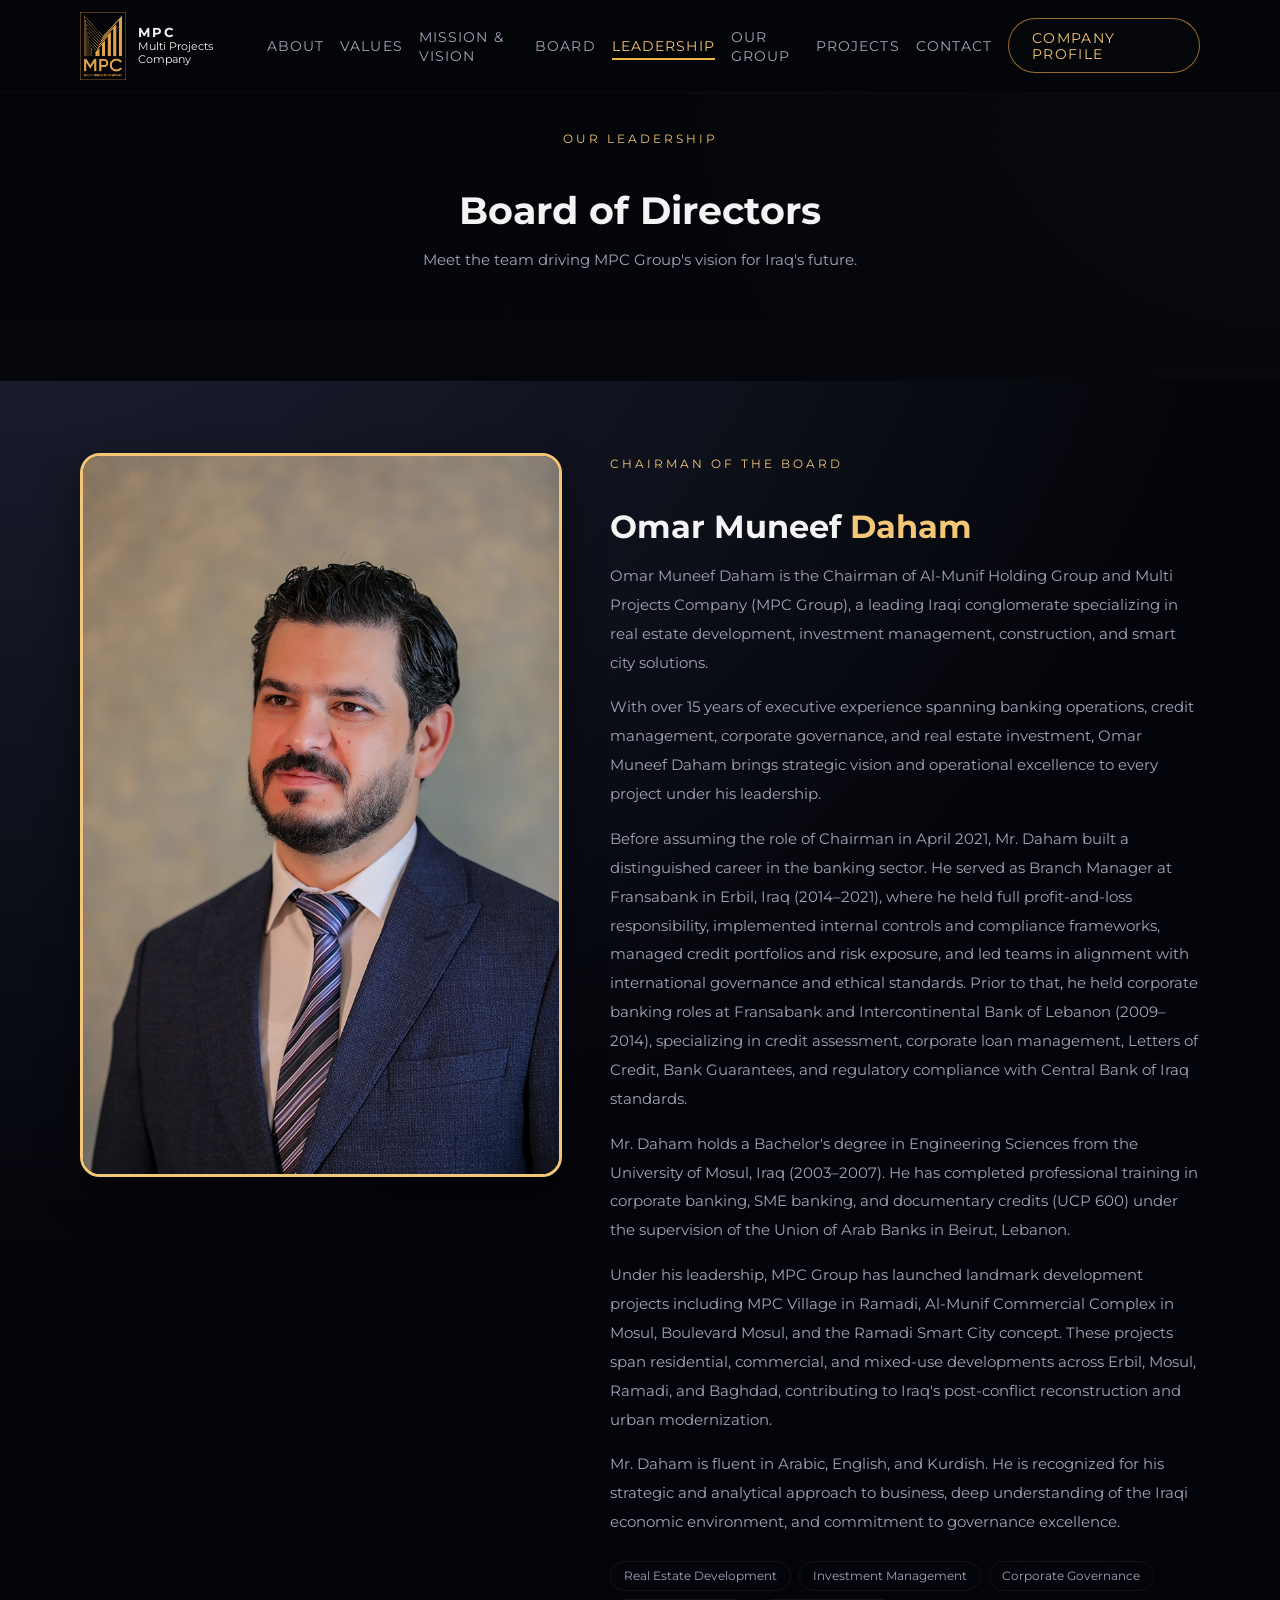
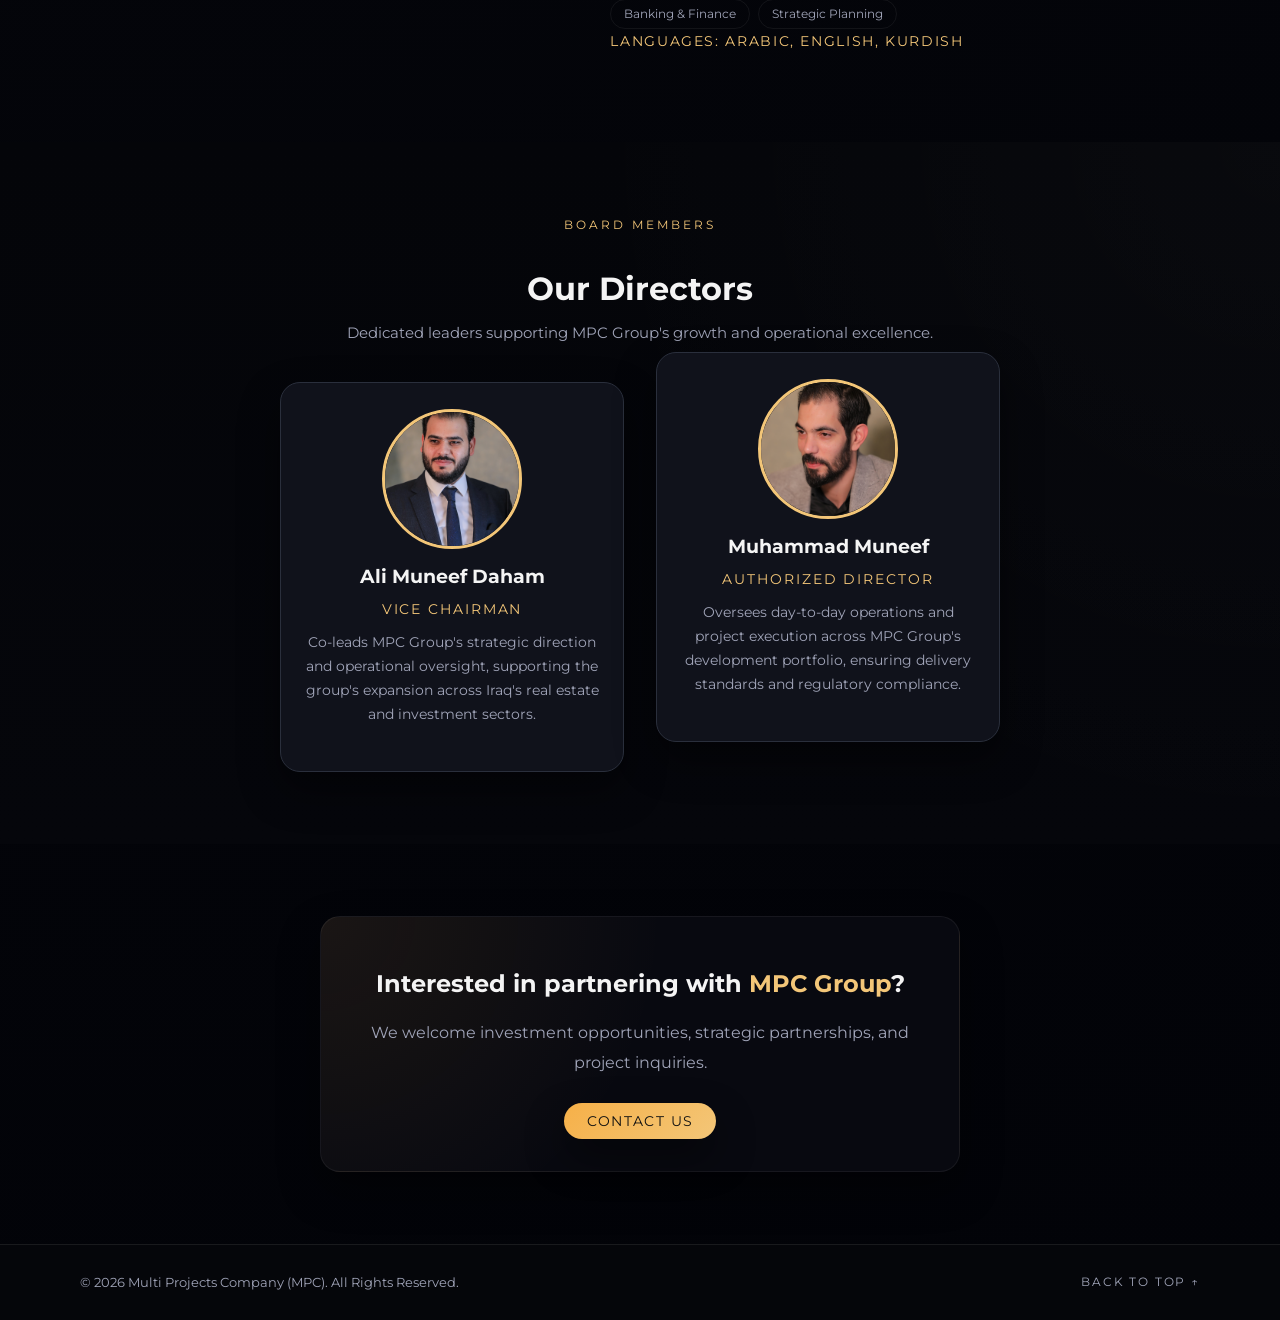
<file: leadership.html>
<!DOCTYPE html>
<html lang="en">
<head>
    <meta charset="UTF-8" />
    <meta name="viewport" content="width=device-width, initial-scale=1.0" />
    <title>Leadership — Omar Muneef Daham, Chairman | MPC Group Iraq</title>
    <meta name="description" content="Meet the leadership team of MPC Group (Multi Projects Company), led by Chairman Omar Muneef Daham. Discover our board of directors driving real estate development and investment across Iraq.">
    <meta name="keywords" content="Omar Muneef Daham, MPC Group, Multi Projects Company, Chairman, Iraq real estate, Al-Munif Holding, Iraq investment, Mosul development, Ramadi development">
    <link rel="canonical" href="https://www.mpciraq.com/leadership.html">
    <meta property="og:title" content="Leadership — Omar Muneef Daham, Chairman | MPC Group Iraq">
    <meta property="og:description" content="Meet the leadership of MPC Group, led by Chairman Omar Muneef Daham. Real estate development, investment, and smart city projects across Iraq.">
    <meta property="og:image" content="https://www.mpciraq.com/assets/img/omar-muneef.jpg">
    <meta property="og:url" content="https://www.mpciraq.com/leadership.html">
    <meta property="og:type" content="profile">
    <meta property="og:site_name" content="MPC Group">
    <meta name="twitter:card" content="summary_large_image">
    <meta name="twitter:title" content="Leadership — Omar Muneef Daham, Chairman | MPC Group Iraq">
    <meta name="twitter:description" content="Meet the leadership of MPC Group, led by Chairman Omar Muneef Daham.">
    <meta name="twitter:image" content="https://www.mpciraq.com/assets/img/omar-muneef.jpg">

    <!-- JSON-LD Person Schema -->
    <script type="application/ld+json">
    {
      "@context": "https://schema.org",
      "@type": "Person",
      "name": "Omar Muneef Daham",
      "jobTitle": "Chairman of the Board",
      "description": "Chairman of Al-Munif Holding Group and Multi Projects Company (MPC Group), a leading Iraqi conglomerate specializing in real estate development, investment management, construction, and smart city solutions.",
      "nationality": {
        "@type": "Country",
        "name": "Iraq"
      },
      "alumniOf": {
        "@type": "CollegeOrUniversity",
        "name": "University of Mosul",
        "address": {
          "@type": "PostalAddress",
          "addressLocality": "Mosul",
          "addressCountry": "IQ"
        }
      },
      "worksFor": [
        {
          "@type": "Organization",
          "name": "Al-Munif Holding Group",
          "url": "https://www.mpciraq.com",
          "sameAs": "https://www.wikidata.org/entity/Q138666960"
        },
        {
          "@type": "Organization",
          "name": "Multi Projects Company (MPC Group)",
          "url": "https://www.mpciraq.com",
          "sameAs": "https://www.wikidata.org/entity/Q138666960"
        }
      ],
      "knowsLanguage": ["Arabic", "English", "Kurdish"],
      "image": "https://www.mpciraq.com/assets/img/omar-muneef.jpg",
      "url": "https://www.mpciraq.com/leadership.html",
      "sameAs": [
        "https://www.wikidata.org/entity/Q138666704",
        "https://www.linkedin.com/in/omarmunif"
      ],
      "identifier": {
        "@type": "PropertyValue",
        "propertyID": "Wikidata",
        "value": "Q138666704"
      }
    }
    </script>

    <!-- Fonts -->
    <link rel="preconnect" href="https://fonts.googleapis.com">
    <link rel="preconnect" href="https://fonts.gstatic.com" crossorigin>
    <link href="https://fonts.googleapis.com/css2?family=Montserrat:wght@300;400;500;600;700&display=swap" rel="stylesheet">

    <!-- Styles -->
    <link rel="stylesheet" href="assets/css/styles.css" />
</head>
<body>
    <!-- ================= HEADER ================= -->
    <header class="header" id="top">
        <div class="container header-inner">
            <a href="index.html" class="logo">
                <img src="assets/img/mpc-logo-gold.png" alt="MPC Logo" />
                <span class="logo-text">
                    <strong>MPC</strong>
                    <small>Multi Projects Company</small>
                </span>
            </a>

            <nav class="nav" id="nav">
                <button class="nav-toggle" id="navToggle" aria-label="Toggle navigation">
                    <span></span><span></span>
                </button>
                <ul class="nav-list">
                    <li><a href="index.html#about">About</a></li>
                    <li><a href="index.html#values">Values</a></li>
                    <li><a href="index.html#mission-vision">Mission & Vision</a></li>
                    <li><a href="index.html#board">Board</a></li>
                    <li><a href="leadership.html" class="nav-active">Leadership</a></li>
                    <li><a href="index.html#group">Our Group</a></li>
                    <li><a href="index.html#projects">Projects</a></li>
                    <li><a href="index.html#contact">Contact</a></li>
                </ul>
            </nav>

            <a href="assets/mpc-company-profile.pdf" class="btn btn-outline" target="_blank">
                Company Profile
            </a>
        </div>
    </header>

    <!-- ================= LEADERSHIP HERO ================= -->
    <section class="section section-alt" style="padding-top: 8rem;">
        <div class="container">
            <div class="section-header center reveal">
                <span class="eyebrow">Our Leadership</span>
                <h1 style="font-size: 2.4rem; margin-bottom: 0.4rem;">Board of Directors</h1>
                <p>Meet the team driving MPC Group's vision for Iraq's future.</p>
            </div>
        </div>
    </section>

    <!-- ================= CHAIRMAN FEATURE ================= -->
    <section class="section" id="chairman">
        <div class="container chairman-grid">
            <div class="chairman-photo reveal">
                <img src="assets/img/omar-muneef.jpg" alt="Omar Muneef Daham — Chairman of MPC Group" />
            </div>
            <div class="chairman-info reveal">
                <span class="eyebrow">Chairman of the Board</span>
                <h2>Omar Muneef <span class="gold">Daham</span></h2>

                <p>
                    Omar Muneef Daham is the Chairman of Al-Munif Holding Group and Multi Projects Company (MPC Group), a leading Iraqi conglomerate specializing in real estate development, investment management, construction, and smart city solutions.
                </p>
                <p>
                    With over 15 years of executive experience spanning banking operations, credit management, corporate governance, and real estate investment, Omar Muneef Daham brings strategic vision and operational excellence to every project under his leadership.
                </p>
                <p>
                    Before assuming the role of Chairman in April 2021, Mr. Daham built a distinguished career in the banking sector. He served as Branch Manager at Fransabank in Erbil, Iraq (2014–2021), where he held full profit-and-loss responsibility, implemented internal controls and compliance frameworks, managed credit portfolios and risk exposure, and led teams in alignment with international governance and ethical standards. Prior to that, he held corporate banking roles at Fransabank and Intercontinental Bank of Lebanon (2009–2014), specializing in credit assessment, corporate loan management, Letters of Credit, Bank Guarantees, and regulatory compliance with Central Bank of Iraq standards.
                </p>
                <p>
                    Mr. Daham holds a Bachelor's degree in Engineering Sciences from the University of Mosul, Iraq (2003–2007). He has completed professional training in corporate banking, SME banking, and documentary credits (UCP 600) under the supervision of the Union of Arab Banks in Beirut, Lebanon.
                </p>
                <p>
                    Under his leadership, MPC Group has launched landmark development projects including MPC Village in Ramadi, Al-Munif Commercial Complex in Mosul, Boulevard Mosul, and the Ramadi Smart City concept. These projects span residential, commercial, and mixed-use developments across Erbil, Mosul, Ramadi, and Baghdad, contributing to Iraq's post-conflict reconstruction and urban modernization.
                </p>
                <p>
                    Mr. Daham is fluent in Arabic, English, and Kurdish. He is recognized for his strategic and analytical approach to business, deep understanding of the Iraqi economic environment, and commitment to governance excellence.
                </p>

                <div class="about-highlights" style="margin-top: 1.5rem;">
                    <div class="chip">Real Estate Development</div>
                    <div class="chip">Investment Management</div>
                    <div class="chip">Corporate Governance</div>
                    <div class="chip">Banking & Finance</div>
                    <div class="chip">Strategic Planning</div>
                </div>

                <p class="chairman-languages">Languages: Arabic, English, Kurdish</p>
            </div>
        </div>
    </section>

    <!-- ================= OTHER BOARD MEMBERS ================= -->
    <section class="section section-alt" id="other-board">
        <div class="container">
            <div class="section-header center reveal">
                <span class="eyebrow">Board Members</span>
                <h2>Our Directors</h2>
                <p>Dedicated leaders supporting MPC Group's growth and operational excellence.</p>
            </div>

            <div class="board-grid board-grid--two">
                <article class="board-card reveal">
                    <div class="board-img">
                        <img src="assets/img/ali-muneef.jpg" alt="Ali Muneef Daham — Vice Chairman of MPC Group" />
                    </div>
                    <h3>Ali Muneef Daham</h3>
                    <p class="board-role">Vice Chairman</p>
                    <p class="board-bio">Co-leads MPC Group's strategic direction and operational oversight, supporting the group's expansion across Iraq's real estate and investment sectors.</p>
                </article>

                <article class="board-card reveal">
                    <div class="board-img">
                        <img src="assets/img/muhammad-muneef.jpg" alt="Muhammad Muneef — Authorized Director of MPC Group" />
                    </div>
                    <h3>Muhammad Muneef</h3>
                    <p class="board-role">Authorized Director</p>
                    <p class="board-bio">Oversees day-to-day operations and project execution across MPC Group's development portfolio, ensuring delivery standards and regulatory compliance.</p>
                </article>
            </div>
        </div>
    </section>

    <!-- ================= CTA ================= -->
    <section class="section">
        <div class="container" style="text-align: center;">
            <div class="card glass reveal" style="max-width: 640px; margin: 0 auto;">
                <h2>Interested in partnering with <span class="gold">MPC Group</span>?</h2>
                <p style="color: var(--muted); margin-bottom: 1.5rem;">We welcome investment opportunities, strategic partnerships, and project inquiries.</p>
                <a href="index.html#contact" class="btn btn-primary">Contact Us</a>
            </div>
        </div>
    </section>

    <!-- ================= FOOTER ================= -->
    <footer class="footer">
        <div class="container footer-inner">
            <p>&copy; <span id="year"></span> Multi Projects Company (MPC). All Rights Reserved.</p>
            <a href="#top" class="back-to-top">Back to top &uarr;</a>
        </div>
    </footer>

    <!-- Scripts -->
    <script src="assets/js/main.js"></script>
</body>
</html>
</file>
<file: assets/css/styles.css>
:root {
    --bg: #07080b;
    --bg-alt: #101218;
    --bg-card: #151824;
    --gold: #f6b048;
    --gold-soft: #f3c678;
    --text: #f4f4f4;
    --muted: #a0a4b8;
    --border: #2a2f3c;
    --radius-lg: 20px;
    --radius-md: 14px;
    --shadow-soft: 0 18px 40px rgba(0, 0, 0, 0.45);
    --transition: all 0.25s ease-out;
}

*,
*::before,
*::after {
    box-sizing: border-box;
}

html,
body {
    margin: 0;
    padding: 0;
    font-family: "Montserrat", system-ui, -apple-system, BlinkMacSystemFont, "Segoe UI", sans-serif;
    color: var(--text);
    background: radial-gradient(circle at top left, #202539 0, #04050a 40%, #020308 100%);
    scroll-behavior: smooth;
}

img {
    max-width: 100%;
    display: block;
}

a {
    color: inherit;
    text-decoration: none;
}

section {
    position: relative;
}

/* Containers */

.container {
    width: min(1120px, 92vw);
    margin: 0 auto;
}

/* Header */

.header {
    position: fixed;
    inset-block-start: 0;
    inset-inline: 0;
    z-index: 50;
    backdrop-filter: blur(10px);
    background: linear-gradient(to bottom, rgba(4,5,8,0.96), rgba(4,5,8,0.85));
    border-bottom: 1px solid rgba(255,255,255,0.03);
}

.header-inner {
    display: flex;
    align-items: center;
    justify-content: space-between;
    padding-block: 0.75rem;
    gap: 1rem;
}

.logo {
    display: flex;
    align-items: center;
    gap: 0.75rem;
}

.logo img {
    width: 46px;
}

.logo-text {
    display: flex;
    flex-direction: column;
    font-size: 0.8rem;
    line-height: 1.2;
}

.logo-text strong {
    letter-spacing: 0.16em;
    text-transform: uppercase;
    font-size: 0.8rem;
}

.nav {
    display: flex;
    align-items: center;
    gap: 1.25rem;
}

.nav-list {
    display: flex;
    align-items: center;
    gap: 1rem;
    list-style: none;
    padding: 0;
    margin: 0;
}

.nav-list a {
    font-size: 0.87rem;
    letter-spacing: 0.08em;
    text-transform: uppercase;
    color: var(--muted);
    position: relative;
}

.nav-list a::after {
    content: "";
    position: absolute;
    left: 0;
    bottom: -6px;
    width: 0;
    height: 2px;
    background: var(--gold);
    transition: width 0.25s ease-out;
}

.nav-list a:hover {
    color: var(--text);
}

.nav-list a:hover::after {
    width: 100%;
}

/* Nav toggle (mobile) */

.nav-toggle {
    display: none;
    flex-direction: column;
    justify-content: center;
    gap: 5px;
    width: 34px;
    height: 34px;
    border-radius: 999px;
    border: 1px solid rgba(255,255,255,0.1);
    background: transparent;
    cursor: pointer;
}

.nav-toggle span {
    display: block;
    height: 2px;
    width: 18px;
    border-radius: 99px;
    background: var(--text);
    transition: transform 0.25s ease, opacity 0.25s ease;
}

/* Buttons */

.btn {
    display: inline-flex;
    align-items: center;
    justify-content: center;
    padding: 0.65rem 1.4rem;
    border-radius: 999px;
    font-size: 0.85rem;
    text-transform: uppercase;
    letter-spacing: 0.1em;
    border: none;
    cursor: pointer;
    transition: var(--transition);
}

.btn-primary {
    background: linear-gradient(135deg, var(--gold), var(--gold-soft));
    color: #111;
    box-shadow: var(--shadow-soft);
}

.btn-primary:hover {
    filter: brightness(1.05);
    transform: translateY(-1px);
}

.btn-outline {
    border: 1px solid rgba(246,176,72,0.6);
    color: var(--gold-soft);
    background: rgba(8,9,13,0.7);
}

.btn-outline:hover {
    background: rgba(246,176,72,0.1);
}

.btn-ghost {
    border: 1px solid rgba(255,255,255,0.1);
    color: var(--text);
    background: transparent;
}

.btn-ghost:hover {
    background: rgba(255,255,255,0.06);
}

.btn.full {
    width: 100%;
}

/* Hero */

.hero {
    position: relative;
    padding-top: 5.5rem;
    min-height: 100vh;
    display: flex;
    align-items: center;
    overflow: hidden;
}

.hero-video {
    position: absolute;
    inset: 0;
    width: 100%;
    height: 100%;
    object-fit: cover;
    opacity: 0.25;
    pointer-events: none;
}

.hero-overlay {
    position: absolute;
    inset: 0;
    background:
        radial-gradient(circle at top left, rgba(246,176,72,0.25) 0, transparent 55%),
        linear-gradient(135deg, #020308 0, #05060a 50%, #020308 100%);
}

.hero-content {
    position: relative;
    display: grid;
    grid-template-columns: minmax(0, 1.1fr) minmax(0, 0.9fr);
    gap: 2.5rem;
    align-items: center;
    padding-block: 4rem;
}

.hero-text h1 {
    font-size: clamp(2.5rem, 4vw, 3.4rem);
    margin: 0 0 0.75rem;
}

.hero-kicker {
    text-transform: uppercase;
    letter-spacing: 0.3em;
    font-size: 0.8rem;
    color: var(--gold-soft);
    margin-bottom: 0.75rem;
}

.hero-sub {
    color: var(--muted);
    max-width: 34rem;
    line-height: 1.7;
    font-size: 0.98rem;
}

.hero-actions {
    display: flex;
    flex-wrap: wrap;
    gap: 0.75rem;
    margin-top: 1.7rem;
    margin-bottom: 2rem;
}

.hero-stats {
    display: flex;
    flex-wrap: wrap;
    gap: 1.75rem;
}

.stat {
    min-width: 120px;
}

.stat-number {
    display: block;
    font-size: 1.8rem;
    font-weight: 600;
    color: var(--gold-soft);
}

.stat-label {
    font-size: 0.8rem;
    text-transform: uppercase;
    letter-spacing: 0.12em;
    color: var(--muted);
}

/* Hero cards */

.hero-cards {
    display: grid;
    grid-template-columns: repeat(3, minmax(0, 1fr));
    gap: 0.75rem;
}

.hero-card {
    position: relative;
    border-radius: 30px;
    overflow: hidden;
    background: #11131b;
    box-shadow: var(--shadow-soft);
    transform-origin: center;
    transition: var(--transition);
}

.hero-card img {
    width: 100%;
    height: 260px;
    object-fit: cover;
    filter: saturate(1.1);
}

.hero-card-label {
    position: absolute;
    left: 50%;
    bottom: 12px;
    transform: translateX(-50%);
    padding: 0.35rem 0.85rem;
    border-radius: 20px;
    font-size: 0.68rem;
    letter-spacing: 0.12em;
    text-transform: uppercase;
    background: rgba(0,0,0,0.75);
    border: 1px solid rgba(255,255,255,0.2);
}

.hero-card--center {
    transform: translateY(-12px);
}

.hero-card:hover {
    transform: translateY(-10px) scale(1.02);
}

/* Sections */

.section {
    padding-block: 4.5rem;
}

.section-alt {
    background: radial-gradient(circle at top right, rgba(255,255,255,0.02) 0, transparent 50%),
                linear-gradient(to bottom, #040509, #05060b);
}

.section-header {
    margin-bottom: 2.5rem;
}

.section-header.center {
    text-align: center;
    max-width: 640px;
    margin-inline: auto;
}

.section-header h2 {
    font-size: 2rem;
    margin-bottom: 0.4rem;
}

.section-header p {
    color: var(--muted);
    font-size: 0.96rem;
}

.eyebrow {
    display: inline-block;
    text-transform: uppercase;
    letter-spacing: 0.25em;
    font-size: 0.75rem;
    color: var(--gold-soft);
    margin-bottom: 0.6rem;
}

.gold {
    color: var(--gold-soft);
}

.section-grid {
    display: grid;
    grid-template-columns: minmax(0, 0.9fr) minmax(0, 1.1fr);
    gap: 3rem;
}

.section-body p {
    color: var(--muted);
    line-height: 1.9;
    margin-top: 0;
    margin-bottom: 1rem;
}

.about-highlights {
    display: flex;
    flex-wrap: wrap;
    gap: 0.5rem;
    margin-top: 1rem;
}

.chip {
    padding: 0.4rem 0.8rem;
    border-radius: 999px;
    border: 1px solid rgba(255,255,255,0.06);
    font-size: 0.76rem;
    color: var(--muted);
}

/* Values */

.values-grid {
    display: grid;
    grid-template-columns: repeat(4, minmax(0, 1fr));
    gap: 1.4rem;
}

.value-card {
    background: linear-gradient(145deg, #151824, #100f17);
    border-radius: var(--radius-md);
    padding: 1.6rem 1.3rem;
    border: 1px solid var(--border);
    box-shadow: 0 10px 26px rgba(0,0,0,0.35);
    text-align: left;
}

.value-icon {
    font-size: 1.8rem;
    margin-bottom: 0.8rem;
}

.value-card h3 {
    margin: 0 0 0.5rem;
    color: var(--gold-soft);
}

.value-card p {
    margin: 0;
    font-size: 0.9rem;
    color: var(--muted);
}

/* Mission & Vision */

.mission-vision-grid {
    display: grid;
    grid-template-columns: repeat(2, minmax(0,1fr));
    gap: 2rem;
}

.card.glass {
    background: radial-gradient(circle at top left, rgba(246,176,72,0.08) 0, transparent 50%),
                rgba(10,12,19,0.82);
    border-radius: var(--radius-lg);
    padding: 2rem 1.6rem;
    border: 1px solid rgba(255,255,255,0.06);
    box-shadow: var(--shadow-soft);
}

.card.glass p {
    color: var(--muted);
    line-height: 1.9;
}

/* Board */

.board-grid {
    display: grid;
    grid-template-columns: repeat(3, minmax(0,1fr));
    gap: 2rem;
    align-items: end;
}

.board-card:nth-child(2).reveal {
    transform: translateY(-6px);
}

.board-card:nth-child(2).reveal.visible {
    transform: translateY(-30px);
}

.board-card {
    background: #10121b;
    border-radius: var(--radius-lg);
    padding: 1.6rem 1.2rem 1.9rem;
    border: 1px solid var(--border);
    text-align: center;
    box-shadow: var(--shadow-soft);
}

.board-img {
    width: 140px;
    height: 140px;
    margin: 0 auto 1rem;
    border-radius: 50%;
    overflow: hidden;
    border: 3px solid var(--gold-soft);
}

.board-img img {
    width: 100%;
    height: 100%;
    object-fit: cover;
}

.board-card h3 {
    margin: 0.4rem 0 0.1rem;
}

.board-role {
    font-size: 0.85rem;
    color: var(--gold-soft);
    text-transform: uppercase;
    letter-spacing: 0.14em;
}

/* Group logos */

.group-logos {
    display: grid;
    grid-template-columns: repeat(auto-fit, minmax(130px, 1fr));
    gap: 1.4rem;
    align-items: center;
    justify-items: center;
    margin-top: 1.4rem;
}

.group-logos img {
    max-height: 120px;
    filter: drop-shadow(0 6px 18px rgba(0,0,0,0.6));
    opacity: 0.9;
}

/* Tabs & Projects */

.tabs {
    display: inline-flex;
    border-radius: 999px;
    border: 1px solid rgba(255,255,255,0.08);
    padding: 0.15rem;
    background: rgba(8,9,13,0.9);
    margin-bottom: 1.5rem;
}

.tab-button {
    border: none;
    background: transparent;
    padding: 0.55rem 1.4rem;
    border-radius: 999px;
    font-size: 0.8rem;
    letter-spacing: 0.12em;
    text-transform: uppercase;
    color: var(--muted);
    cursor: pointer;
    transition: var(--transition);
}

.tab-button.active {
    background: linear-gradient(135deg, var(--gold), var(--gold-soft));
    color: #111;
}

.tab-panels {
    margin-top: 0.5rem;
}

.tab-panel {
    display: none;
}

.tab-panel.active {
    display: block;
}

.cards-grid {
    display: grid;
    grid-template-columns: repeat(2, minmax(0,1fr));
    gap: 1.4rem;
}

.project-card {
    background: #11121b;
    border-radius: var(--radius-md);
    overflow: hidden;
    border: 1px solid var(--border);
    box-shadow: var(--shadow-soft);
}

.project-card img {
    height: 200px;
    object-fit: cover;
}

.project-body {
    padding: 1.2rem 1.1rem 1.4rem;
}

.project-body h3 {
    margin-top: 0;
    margin-bottom: 0.4rem;
}

.project-body p {
    margin: 0;
    font-size: 0.9rem;
    color: var(--muted);
}

/* Contact */

.contact-grid {
    display: grid;
    grid-template-columns: minmax(0, 1.1fr) minmax(0, 0.9fr);
    gap: 2.2rem;
}

.contact-list {
    list-style: none;
    padding: 0;
    margin: 1.1rem 0;
}

.contact-list li {
    margin-bottom: 0.5rem;
    color: var(--muted);
    font-size: 0.93rem;
}

.contact-list strong {
    color: var(--text);
}

.social {
    display: flex;
    gap: 0.7rem;
    margin-top: 0.6rem;
}

.social a {
    width: 32px;
    height: 32px;
    border-radius: 999px;
    border: 1px solid rgba(255,255,255,0.18);
    display: inline-flex;
    align-items: center;
    justify-content: center;
    font-size: 0.8rem;
    color: var(--muted);
}

.social a:hover {
    border-color: var(--gold-soft);
    color: var(--gold-soft);
}

.contact-form {
    background: #10121b;
    border-radius: var(--radius-lg);
    padding: 1.8rem 1.5rem;
    border: 1px solid var(--border);
    box-shadow: var(--shadow-soft);
}

.field {
    margin-bottom: 1rem;
}

label {
    display: block;
    font-size: 0.8rem;
    text-transform: uppercase;
    letter-spacing: 0.16em;
    color: var(--muted);
    margin-bottom: 0.25rem;
}

input,
textarea {
    width: 100%;
    padding: 0.6rem 0.75rem;
    border-radius: 10px;
    border: 1px solid rgba(255,255,255,0.12);
    background: #080a10;
    color: var(--text);
    font-family: inherit;
    font-size: 0.9rem;
}

input:focus,
textarea:focus {
    outline: none;
    border-color: var(--gold-soft);
}

.form-status {
    margin-top: 0.5rem;
    font-size: 0.86rem;
    color: var(--muted);
}

/* Footer */

.footer {
    border-top: 1px solid rgba(255,255,255,0.08);
    background: #05060a;
    padding-block: 1rem;
}

.footer-inner {
    display: flex;
    align-items: center;
    justify-content: space-between;
    gap: 1rem;
    font-size: 0.82rem;
    color: var(--muted);
}

.back-to-top {
    text-transform: uppercase;
    letter-spacing: 0.16em;
    font-size: 0.72rem;
}

/* Animations - reveal */

.reveal {
    opacity: 0;
    transform: translateY(24px);
    transition: opacity 0.7s ease-out, transform 0.7s ease-out;
}

.reveal.visible {
    opacity: 1;
    transform: translateY(0);
}

/* Active nav link */

.nav-active {
    color: var(--gold-soft) !important;
}

.nav-active::after {
    width: 100% !important;
}

/* Leadership page — Chairman */

.chairman-grid {
    display: grid;
    grid-template-columns: minmax(0, 0.45fr) minmax(0, 0.55fr);
    gap: 3rem;
    align-items: start;
}

.chairman-photo img {
    width: 100%;
    border-radius: var(--radius-lg);
    border: 3px solid var(--gold-soft);
    box-shadow: var(--shadow-soft);
    object-fit: cover;
}

.chairman-info p {
    color: var(--muted);
    line-height: 1.9;
    margin-top: 0;
    margin-bottom: 1rem;
    font-size: 0.95rem;
}

.chairman-info h2 {
    font-size: 2rem;
    margin-bottom: 1rem;
}

.chairman-languages {
    margin-top: 1.2rem;
    font-size: 0.85rem !important;
    color: var(--gold-soft) !important;
    text-transform: uppercase;
    letter-spacing: 0.12em;
}

/* Board grid — two columns variant */

.board-grid--two {
    grid-template-columns: repeat(2, minmax(0, 1fr));
    max-width: 720px;
    margin-inline: auto;
}

.board-bio {
    font-size: 0.88rem;
    color: var(--muted);
    margin-top: 0.6rem;
    line-height: 1.7;
}

/* Responsive */

@media (max-width: 992px) {
    .hero-content {
        grid-template-columns: minmax(0,1fr);
    }

    .hero-cards {
        margin-top: 2rem;
    }

    .section-grid,
    .mission-vision-grid,
    .board-grid,
    .contact-grid,
    .cards-grid,
    .chairman-grid {
        grid-template-columns: minmax(0,1fr);
    }

    .board-grid--two {
        grid-template-columns: minmax(0, 1fr);
        max-width: 400px;
    }

    .values-grid {
        grid-template-columns: repeat(2, minmax(0,1fr));
    }

    .board-card:nth-child(2).reveal,
    .board-card:nth-child(2).reveal.visible {
        transform: translateY(0);
        order: -1;
    }
}

@media (max-width: 768px) {
    .header-inner {
        padding-block: 0.6rem;
    }

    .nav-list {
        position: absolute;
        inset-inline: 0;
        top: 100%;
        background: #05060a;
        flex-direction: column;
        padding: 0.75rem 1.25rem 1.1rem;
        border-bottom: 1px solid rgba(255,255,255,0.06);
        transform-origin: top;
        transform: scaleY(0);
        opacity: 0;
        pointer-events: none;
    }

    .nav-list.open {
        transform: scaleY(1);
        opacity: 1;
        pointer-events: auto;
    }

    .nav-toggle {
        display: inline-flex;
    }

    .hero {
        padding-top: 4.5rem;
    }

    .hero-card img {
        height: 220px;
    }

    .values-grid {
        grid-template-columns: minmax(0,1fr);
    }

    .footer-inner {
        flex-direction: column;
        text-align: center;
    }
}
</file>
